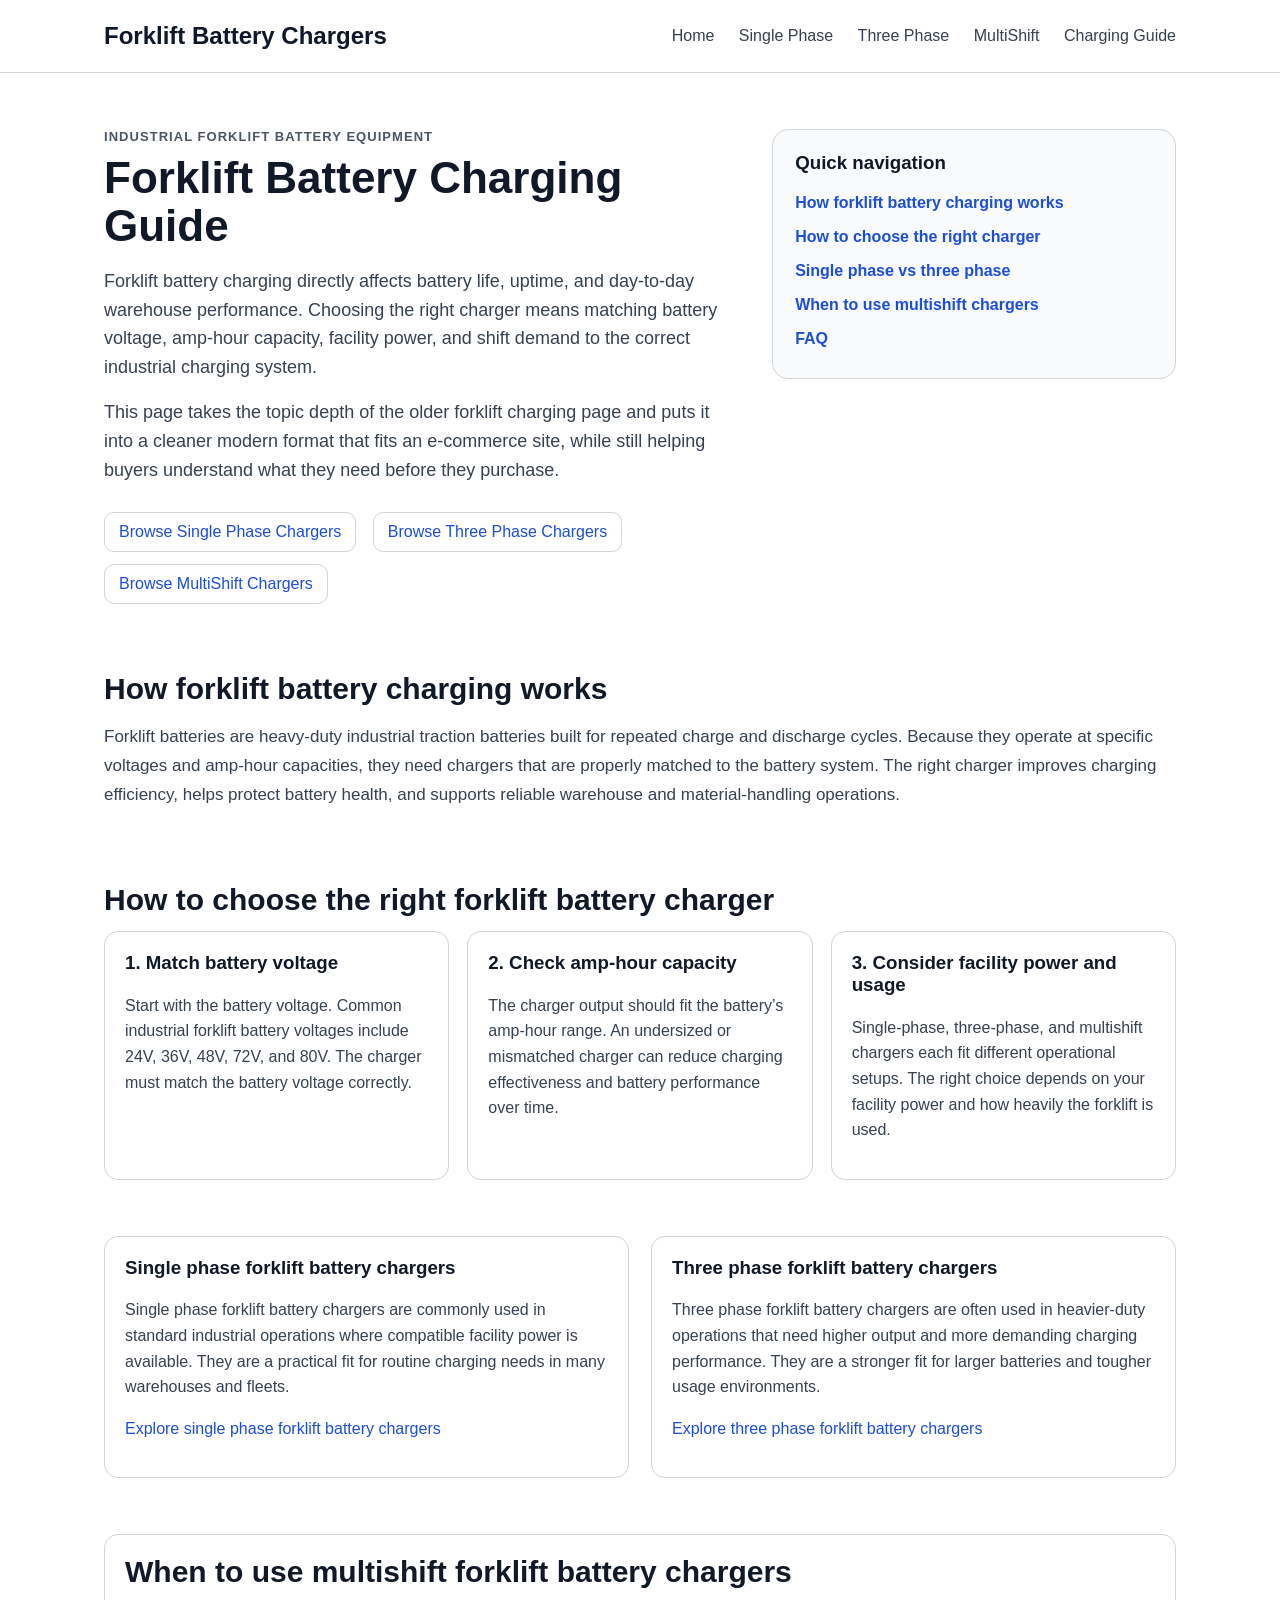
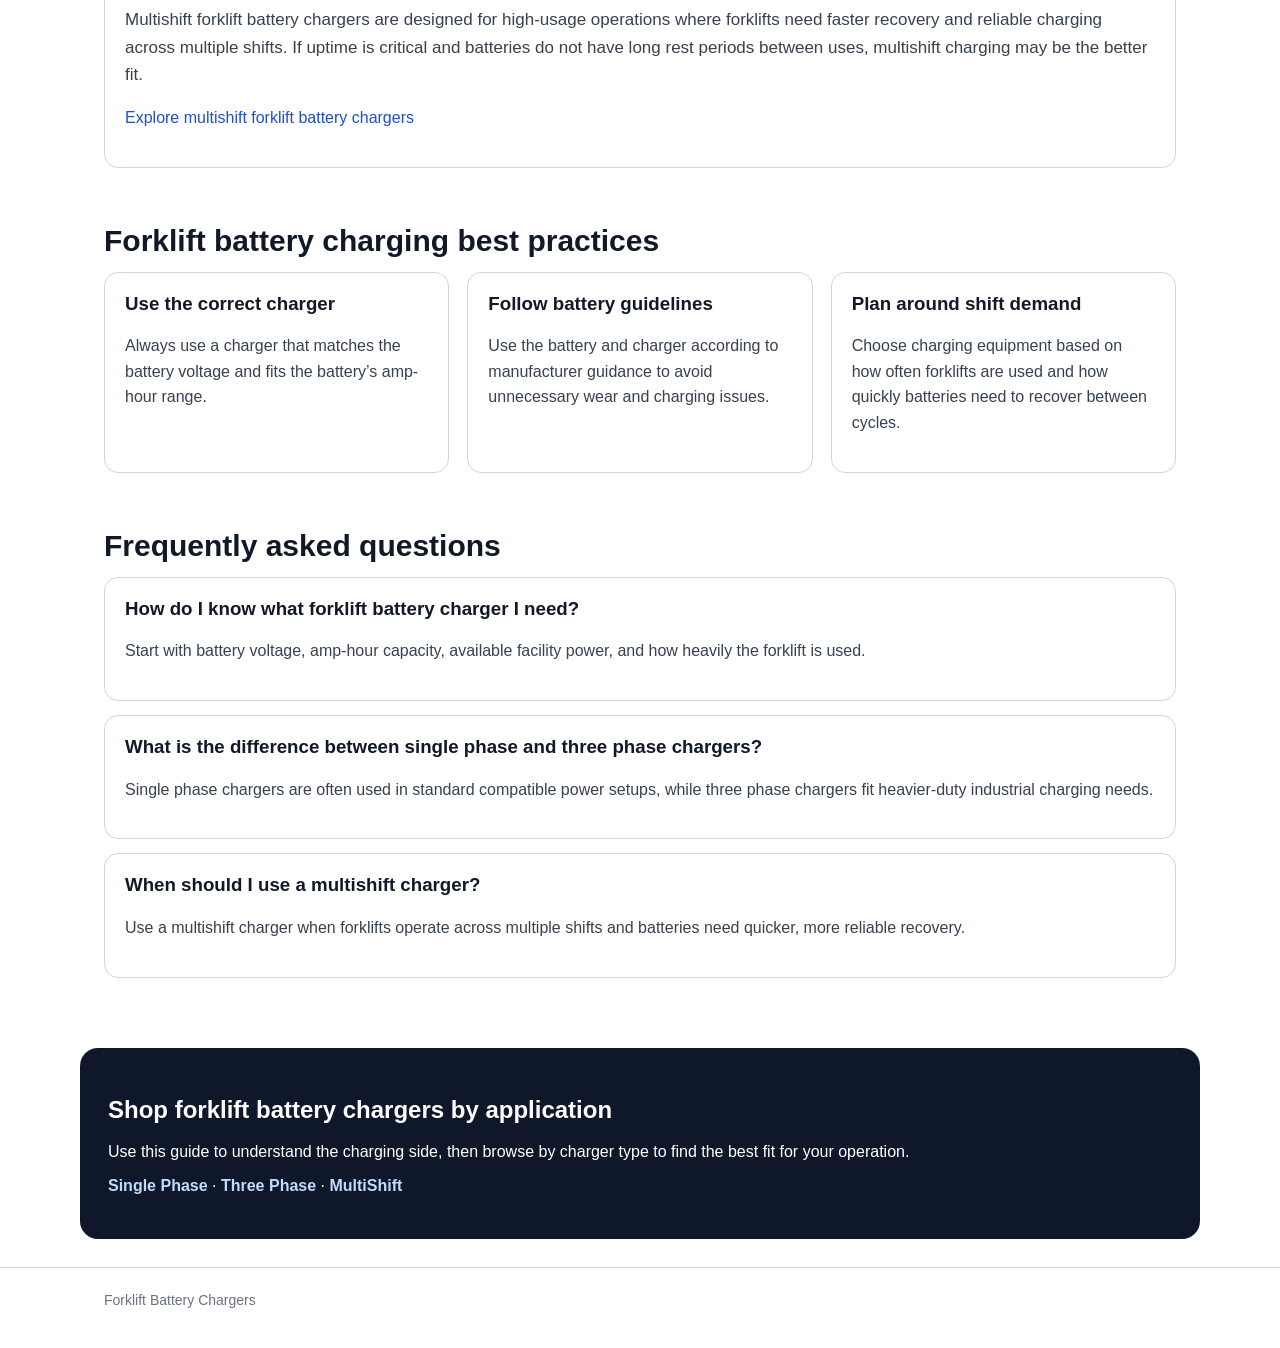
<file: forklift-battery-charging-modern.html>
<!doctype html>
<html lang="en">
<head>
  <meta charset="utf-8">
  <meta name="viewport" content="width=device-width, initial-scale=1">
  <title>Forklift Battery Charging Guide | Industrial Forklift Battery Chargers</title>
  <meta name="description" content="Learn how forklift battery charging works, how to size the right charger, and whether single-phase, three-phase, or multishift forklift battery chargers are best for your operation.">
  <link rel="canonical" href="https://tyc0on.github.io/forklift/forklift-battery-charging-modern.html">
  <style>
    :root{--text:#111827;--muted:#4b5563;--line:#d1d5db;--accent:#0f172a;--soft:#f8fafc;--link:#1d4ed8}
    *{box-sizing:border-box}body{margin:0;font-family:Arial,Helvetica,sans-serif;color:var(--text);background:#fff}
    a{color:var(--link);text-decoration:none}a:hover{text-decoration:underline}.wrap{max-width:1120px;margin:0 auto;padding:0 24px}
    header{border-bottom:1px solid var(--line);position:sticky;top:0;background:rgba(255,255,255,.96);backdrop-filter:blur(8px)}
    .top{display:flex;align-items:center;justify-content:space-between;height:72px}.brand{font-size:24px;font-weight:700;color:var(--accent)}nav a{margin-left:20px;color:#374151}
    .hero{padding:56px 0 40px}.eyebrow{font-size:13px;letter-spacing:.08em;text-transform:uppercase;color:var(--muted);font-weight:700}.hero-grid{display:grid;grid-template-columns:1.4fr .9fr;gap:40px;align-items:start}.hero h1{font-size:44px;line-height:1.1;margin:10px 0 16px}.hero p{font-size:18px;line-height:1.6;color:#374151;margin:0 0 16px}
    .panel{background:var(--soft);border:1px solid var(--line);border-radius:16px;padding:22px}.panel h3{margin:0 0 12px}.quick a{display:block;padding:8px 0;font-weight:700}
    section{padding:28px 0}.section-title{font-size:30px;margin:0 0 14px}.lead{font-size:17px;color:#374151;line-height:1.7}.grid-3{display:grid;grid-template-columns:repeat(3,1fr);gap:18px}.card{border:1px solid var(--line);border-radius:14px;padding:20px;background:#fff}.card h3{margin-top:0}.card p, li{color:#374151;line-height:1.6}
    .split{display:grid;grid-template-columns:1fr 1fr;gap:22px}.faq .card{margin-bottom:14px}.cta{background:#0f172a;color:#fff;border-radius:18px;padding:28px}.cta a{color:#bfdbfe;font-weight:700}
    footer{border-top:1px solid var(--line);padding:24px 0 40px;color:#6b7280;font-size:14px}.btns a{display:inline-block;margin-right:12px;margin-top:12px;padding:10px 14px;border-radius:10px;border:1px solid var(--line)}
    @media (max-width: 900px){.hero-grid,.split,.grid-3{grid-template-columns:1fr}nav{display:none}.hero h1{font-size:36px}}
  </style>
</head>
<body>
  <header>
    <div class="wrap top">
      <div class="brand">Forklift Battery Chargers</div>
      <nav>
        <a href="./">Home</a>
        <a href="single-phase.html">Single Phase</a>
        <a href="three-phase.html">Three Phase</a>
        <a href="multishift-chargers.html">MultiShift</a>
        <a href="forklift-battery-charging-modern.html">Charging Guide</a>
      </nav>
    </div>
  </header>

  <main>
    <section class="hero">
      <div class="wrap hero-grid">
        <div>
          <div class="eyebrow">Industrial forklift battery equipment</div>
          <h1>Forklift Battery Charging Guide</h1>
          <p>Forklift battery charging directly affects battery life, uptime, and day-to-day warehouse performance. Choosing the right charger means matching battery voltage, amp-hour capacity, facility power, and shift demand to the correct industrial charging system.</p>
          <p>This page takes the topic depth of the older forklift charging page and puts it into a cleaner modern format that fits an e-commerce site, while still helping buyers understand what they need before they purchase.</p>
          <div class="btns">
            <a href="single-phase.html">Browse Single Phase Chargers</a>
            <a href="three-phase.html">Browse Three Phase Chargers</a>
            <a href="multishift-chargers.html">Browse MultiShift Chargers</a>
          </div>
        </div>
        <aside class="panel quick">
          <h3>Quick navigation</h3>
          <a href="#how-it-works">How forklift battery charging works</a>
          <a href="#choose">How to choose the right charger</a>
          <a href="#phase">Single phase vs three phase</a>
          <a href="#multishift">When to use multishift chargers</a>
          <a href="#faq">FAQ</a>
        </aside>
      </div>
    </section>

    <section id="how-it-works">
      <div class="wrap">
        <h2 class="section-title">How forklift battery charging works</h2>
        <p class="lead">Forklift batteries are heavy-duty industrial traction batteries built for repeated charge and discharge cycles. Because they operate at specific voltages and amp-hour capacities, they need chargers that are properly matched to the battery system. The right charger improves charging efficiency, helps protect battery health, and supports reliable warehouse and material-handling operations.</p>
      </div>
    </section>

    <section id="choose">
      <div class="wrap">
        <h2 class="section-title">How to choose the right forklift battery charger</h2>
        <div class="grid-3">
          <div class="card"><h3>1. Match battery voltage</h3><p>Start with the battery voltage. Common industrial forklift battery voltages include 24V, 36V, 48V, 72V, and 80V. The charger must match the battery voltage correctly.</p></div>
          <div class="card"><h3>2. Check amp-hour capacity</h3><p>The charger output should fit the battery’s amp-hour range. An undersized or mismatched charger can reduce charging effectiveness and battery performance over time.</p></div>
          <div class="card"><h3>3. Consider facility power and usage</h3><p>Single-phase, three-phase, and multishift chargers each fit different operational setups. The right choice depends on your facility power and how heavily the forklift is used.</p></div>
        </div>
      </div>
    </section>

    <section id="phase">
      <div class="wrap split">
        <div class="card">
          <h3>Single phase forklift battery chargers</h3>
          <p>Single phase forklift battery chargers are commonly used in standard industrial operations where compatible facility power is available. They are a practical fit for routine charging needs in many warehouses and fleets.</p>
          <p><a href="single-phase.html">Explore single phase forklift battery chargers</a></p>
        </div>
        <div class="card">
          <h3>Three phase forklift battery chargers</h3>
          <p>Three phase forklift battery chargers are often used in heavier-duty operations that need higher output and more demanding charging performance. They are a stronger fit for larger batteries and tougher usage environments.</p>
          <p><a href="three-phase.html">Explore three phase forklift battery chargers</a></p>
        </div>
      </div>
    </section>

    <section id="multishift">
      <div class="wrap">
        <div class="card">
          <h2 class="section-title">When to use multishift forklift battery chargers</h2>
          <p class="lead">Multishift forklift battery chargers are designed for high-usage operations where forklifts need faster recovery and reliable charging across multiple shifts. If uptime is critical and batteries do not have long rest periods between uses, multishift charging may be the better fit.</p>
          <p><a href="multishift-chargers.html">Explore multishift forklift battery chargers</a></p>
        </div>
      </div>
    </section>

    <section>
      <div class="wrap">
        <h2 class="section-title">Forklift battery charging best practices</h2>
        <div class="grid-3">
          <div class="card"><h3>Use the correct charger</h3><p>Always use a charger that matches the battery voltage and fits the battery’s amp-hour range.</p></div>
          <div class="card"><h3>Follow battery guidelines</h3><p>Use the battery and charger according to manufacturer guidance to avoid unnecessary wear and charging issues.</p></div>
          <div class="card"><h3>Plan around shift demand</h3><p>Choose charging equipment based on how often forklifts are used and how quickly batteries need to recover between cycles.</p></div>
        </div>
      </div>
    </section>

    <section id="faq" class="faq">
      <div class="wrap">
        <h2 class="section-title">Frequently asked questions</h2>
        <div class="card"><h3>How do I know what forklift battery charger I need?</h3><p>Start with battery voltage, amp-hour capacity, available facility power, and how heavily the forklift is used.</p></div>
        <div class="card"><h3>What is the difference between single phase and three phase chargers?</h3><p>Single phase chargers are often used in standard compatible power setups, while three phase chargers fit heavier-duty industrial charging needs.</p></div>
        <div class="card"><h3>When should I use a multishift charger?</h3><p>Use a multishift charger when forklifts operate across multiple shifts and batteries need quicker, more reliable recovery.</p></div>
      </div>
    </section>

    <section>
      <div class="wrap cta">
        <h2>Shop forklift battery chargers by application</h2>
        <p>Use this guide to understand the charging side, then browse by charger type to find the best fit for your operation.</p>
        <p>
          <a href="single-phase.html">Single Phase</a> ·
          <a href="three-phase.html">Three Phase</a> ·
          <a href="multishift-chargers.html">MultiShift</a>
        </p>
      </div>
    </section>
  </main>

  <footer>
    <div class="wrap">Forklift Battery Chargers</div>
  </footer>
</body>
</html>
</file>
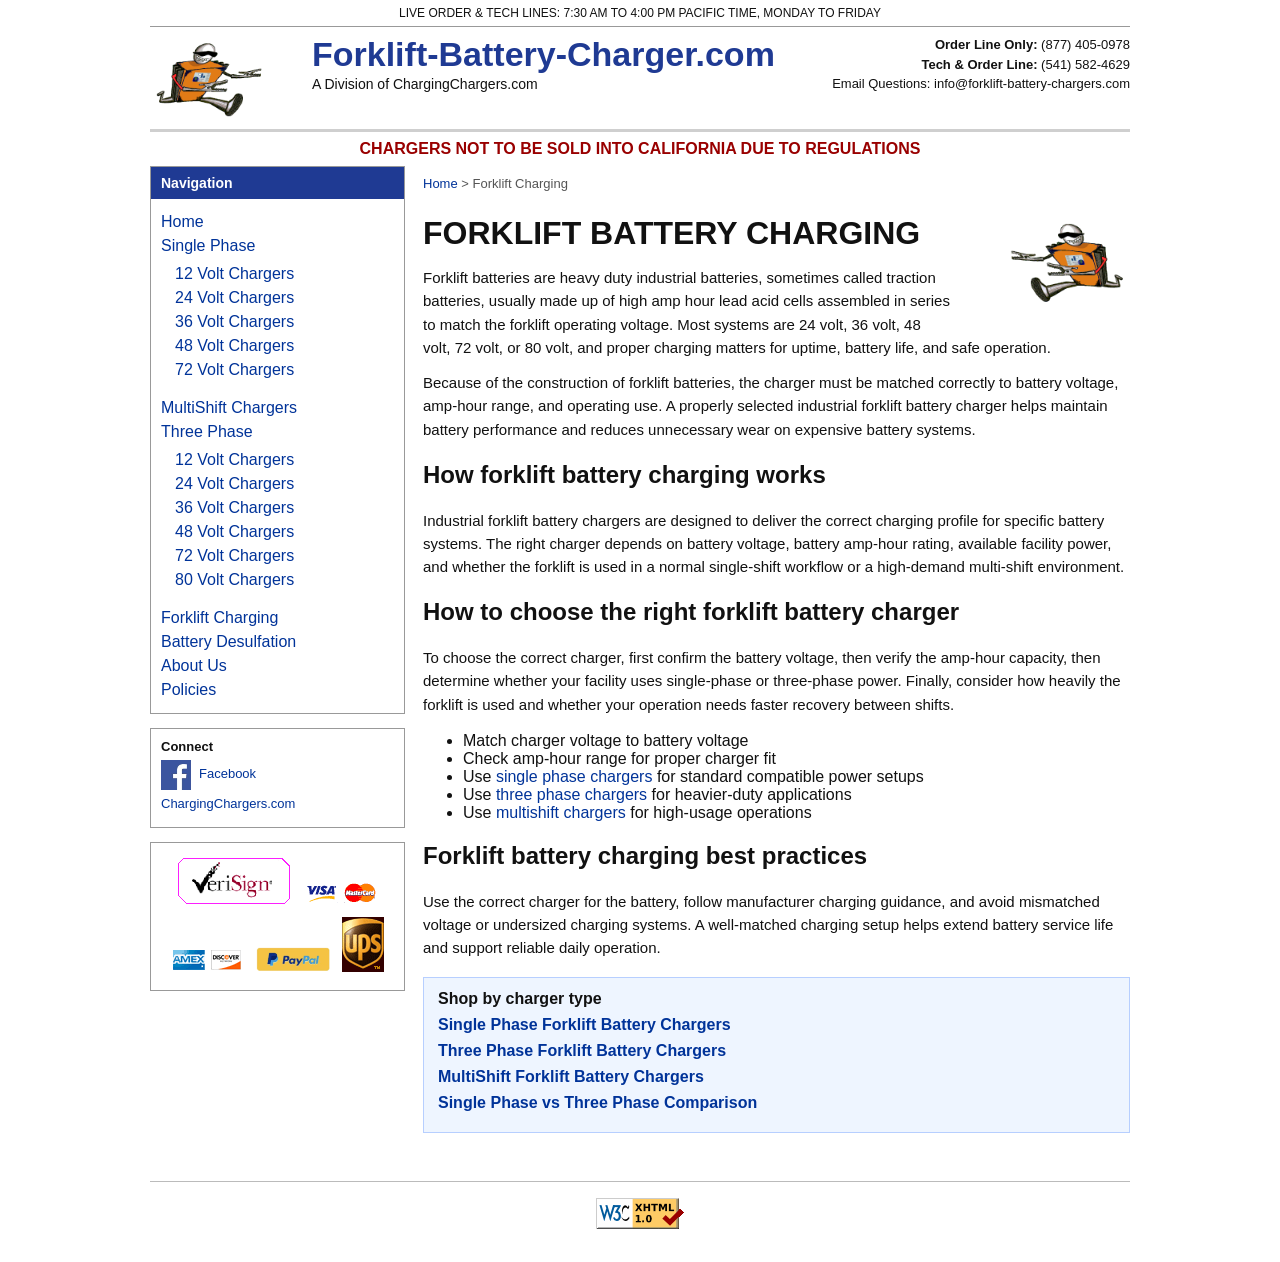
<file: forklift-battery-charging.html>
<!doctype html>
<html lang="en">
<head>
  <meta charset="utf-8">
  <meta name="viewport" content="width=device-width, initial-scale=1">
  <title>Forklift Battery Charging | Forklift Battery Chargers</title>
  <meta name="description" content="Forklift battery charging guide covering battery types, charging basics, voltage considerations, and how to choose the right industrial forklift battery charger.">
  <link rel="canonical" href="https://tyc0on.github.io/forklift/forklift-battery-charging.html">
  <meta property="og:title" content="Forklift Battery Charging | Forklift Battery Chargers">
  <meta property="og:description" content="Learn how forklift battery charging works and how to choose the right industrial forklift battery charger.">
  <link rel="stylesheet" href="styles.css">
</head>
<body>
  <div class="page">
    <div class="header-top">LIVE ORDER &amp; TECH LINES: 7:30 AM TO 4:00 PM PACIFIC TIME, MONDAY TO FRIDAY</div>
    <div class="brand-row">
      <div class="logo-wrap">
        <img src="assets/Chargie-O.gif" alt="Chargie" width="150" height="88">
        <div class="brand">
          <h1>Forklift-Battery-Charger.com</h1>
          <div class="sub">A Division of ChargingChargers.com</div>
        </div>
      </div>
      <div class="phones">
        <div><strong>Order Line Only:</strong> (877) 405-0978</div>
        <div><strong>Tech &amp; Order Line:</strong> (541) 582-4629</div>
        <div>Email Questions: info@forklift-battery-chargers.com</div>
      </div>
    </div>
    <div class="notice">CHARGERS NOT TO BE SOLD INTO CALIFORNIA DUE TO REGULATIONS</div>

    <div class="layout">
      <aside class="sidebar">
        <div class="navbox">
          <div class="hd">Navigation</div>
          <ul>
            <li><a href="./">Home</a></li>
            <li><a href="single-phase.html">Single Phase</a>
              <ul>
                <li><a href="#">12 Volt Chargers</a></li>
                <li><a href="#">24 Volt Chargers</a></li>
                <li><a href="#">36 Volt Chargers</a></li>
                <li><a href="#">48 Volt Chargers</a></li>
                <li><a href="#">72 Volt Chargers</a></li>
              </ul>
            </li>
            <li><a href="multishift-chargers.html">MultiShift Chargers</a></li>
            <li><a href="three-phase.html">Three Phase</a>
              <ul>
                <li><a href="#">12 Volt Chargers</a></li>
                <li><a href="#">24 Volt Chargers</a></li>
                <li><a href="#">36 Volt Chargers</a></li>
                <li><a href="#">48 Volt Chargers</a></li>
                <li><a href="#">72 Volt Chargers</a></li>
                <li><a href="#">80 Volt Chargers</a></li>
              </ul>
            </li>
            <li><a href="forklift-battery-charging.html">Forklift Charging</a></li>
            <li><a href="#">Battery Desulfation</a></li>
            <li><a href="#">About Us</a></li>
            <li><a href="#">Policies</a></li>
          </ul>
        </div>
        <div class="social">
          <strong>Connect</strong>
          <a href="https://www.facebook.com/Forklift-Battery-Chargercom-319829824764754"><img src="assets/facebook.jpg" alt="Facebook link" width="30" height="30">Facebook</a>
          <a href="http://www.chargingchargers.com/">ChargingChargers.com</a>
        </div>
        <div class="badges">
          <img src="assets/logo_verisign.gif" alt="Verisign" width="115" height="48">
          <img src="assets/logo_visa_mc.gif" alt="Visa Mastercard" width="74" height="23">
          <img src="assets/logo_amex_disc.gif" alt="Amex Discover" width="72" height="23">
          <img src="assets/PAYPAL-1T.gif" alt="Paypal" width="74" height="25">
          <img src="assets/ups.gif" alt="UPS" width="42" height="55">
        </div>
      </aside>

      <main class="content">
        <div class="breadcrumbs"><a href="./">Home</a> &gt; Forklift Charging</div>
        <section class="hero">
          <img class="mascot-right" src="assets/Chargie-O-L.gif" alt="Chargie" width="160" height="94">
          <h1>Forklift Battery Charging</h1>
          <p>Forklift batteries are heavy duty industrial batteries, sometimes called traction batteries, usually made up of high amp hour lead acid cells assembled in series to match the forklift operating voltage. Most systems are 24 volt, 36 volt, 48 volt, 72 volt, or 80 volt, and proper charging matters for uptime, battery life, and safe operation.</p>
          <p>Because of the construction of forklift batteries, the charger must be matched correctly to battery voltage, amp-hour range, and operating use. A properly selected industrial forklift battery charger helps maintain battery performance and reduces unnecessary wear on expensive battery systems.</p>

          <h2>How forklift battery charging works</h2>
          <p>Industrial forklift battery chargers are designed to deliver the correct charging profile for specific battery systems. The right charger depends on battery voltage, battery amp-hour rating, available facility power, and whether the forklift is used in a normal single-shift workflow or a high-demand multi-shift environment.</p>

          <h2>How to choose the right forklift battery charger</h2>
          <p>To choose the correct charger, first confirm the battery voltage, then verify the amp-hour capacity, then determine whether your facility uses single-phase or three-phase power. Finally, consider how heavily the forklift is used and whether your operation needs faster recovery between shifts.</p>
          <ul>
            <li>Match charger voltage to battery voltage</li>
            <li>Check amp-hour range for proper charger fit</li>
            <li>Use <a href="single-phase.html">single phase chargers</a> for standard compatible power setups</li>
            <li>Use <a href="three-phase.html">three phase chargers</a> for heavier-duty applications</li>
            <li>Use <a href="multishift-chargers.html">multishift chargers</a> for high-usage operations</li>
          </ul>

          <h2>Forklift battery charging best practices</h2>
          <p>Use the correct charger for the battery, follow manufacturer charging guidance, and avoid mismatched voltage or undersized charging systems. A well-matched charging setup helps extend battery service life and support reliable daily operation.</p>

          <div class="cta-links">
            <strong>Shop by charger type</strong>
            <a href="single-phase.html">Single Phase Forklift Battery Chargers</a>
            <a href="three-phase.html">Three Phase Forklift Battery Chargers</a>
            <a href="multishift-chargers.html">MultiShift Forklift Battery Chargers</a>
            <a href="single-phase-vs-three-phase.html">Single Phase vs Three Phase Comparison</a>
          </div>
        </section>
      </main>
    </div>

    <div class="footer">
      <a href="http://validator.w3.org/check?uri=referer"><img src="assets/w3c_logo.gif" alt="Valid XHTML 1.0 Transitional" width="88" height="31"></a>
    </div>
  </div>
</body>
</html>
</file>
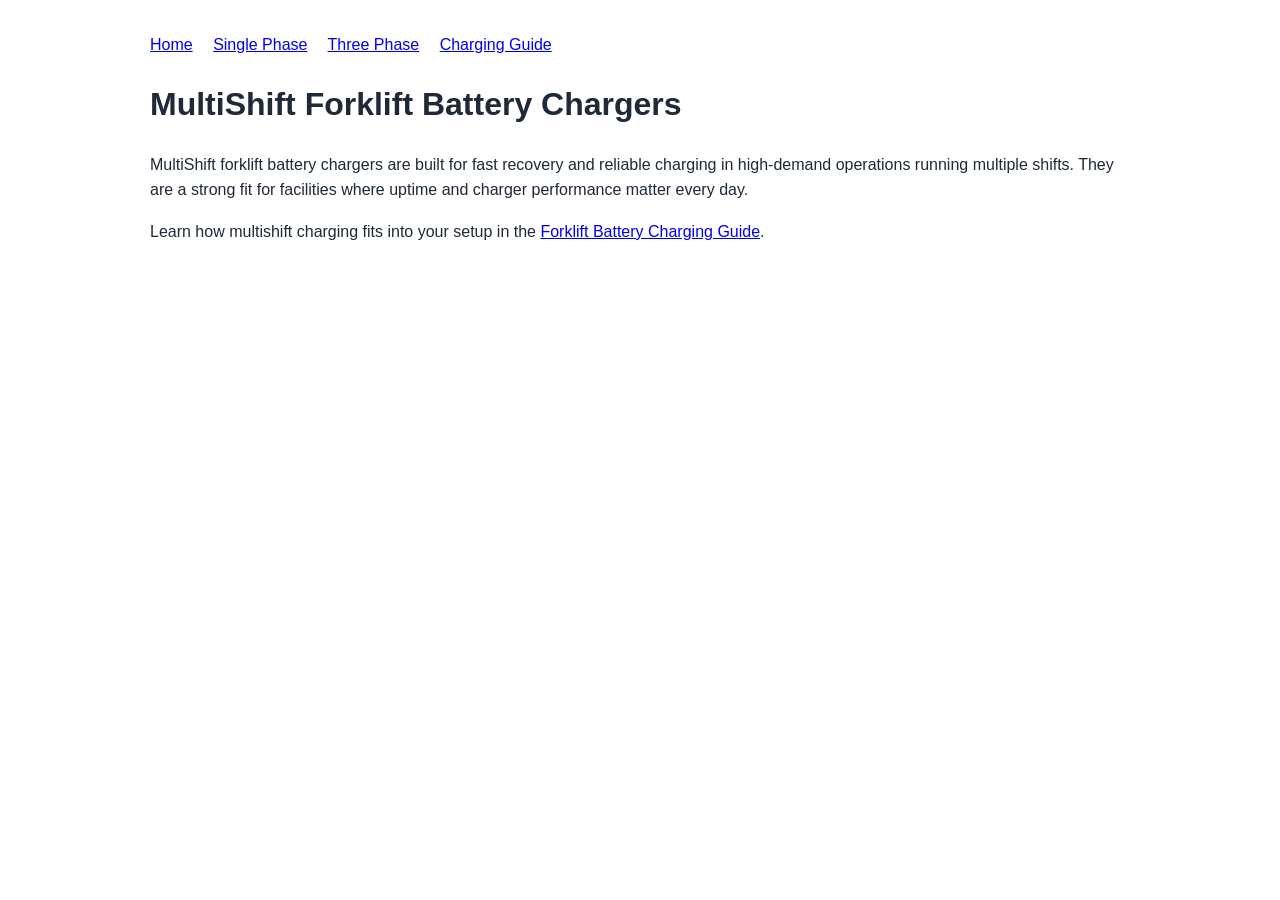
<file: multishift-chargers.html>
<!doctype html><html lang="en"><head><meta charset="utf-8"><meta name="viewport" content="width=device-width, initial-scale=1"><title>MultiShift Forklift Battery Chargers | Industrial Charging Equipment</title><meta name="description" content="Shop multishift forklift battery chargers built for high-usage operations and faster charging recovery across demanding warehouse and fleet environments."><link rel="canonical" href="https://tyc0on.github.io/forklift/multishift-chargers.html"><style>body{font-family:Arial,sans-serif;max-width:980px;margin:0 auto;padding:32px;line-height:1.6;color:#1f2937}nav a{margin-right:16px}</style></head><body><nav><a href="./">Home</a> <a href="single-phase.html">Single Phase</a> <a href="three-phase.html">Three Phase</a> <a href="forklift-battery-charging.html">Charging Guide</a></nav><h1>MultiShift Forklift Battery Chargers</h1><p>MultiShift forklift battery chargers are built for fast recovery and reliable charging in high-demand operations running multiple shifts. They are a strong fit for facilities where uptime and charger performance matter every day.</p><p>Learn how multishift charging fits into your setup in the <a href="forklift-battery-charging.html">Forklift Battery Charging Guide</a>.</p></body></html>
</file>
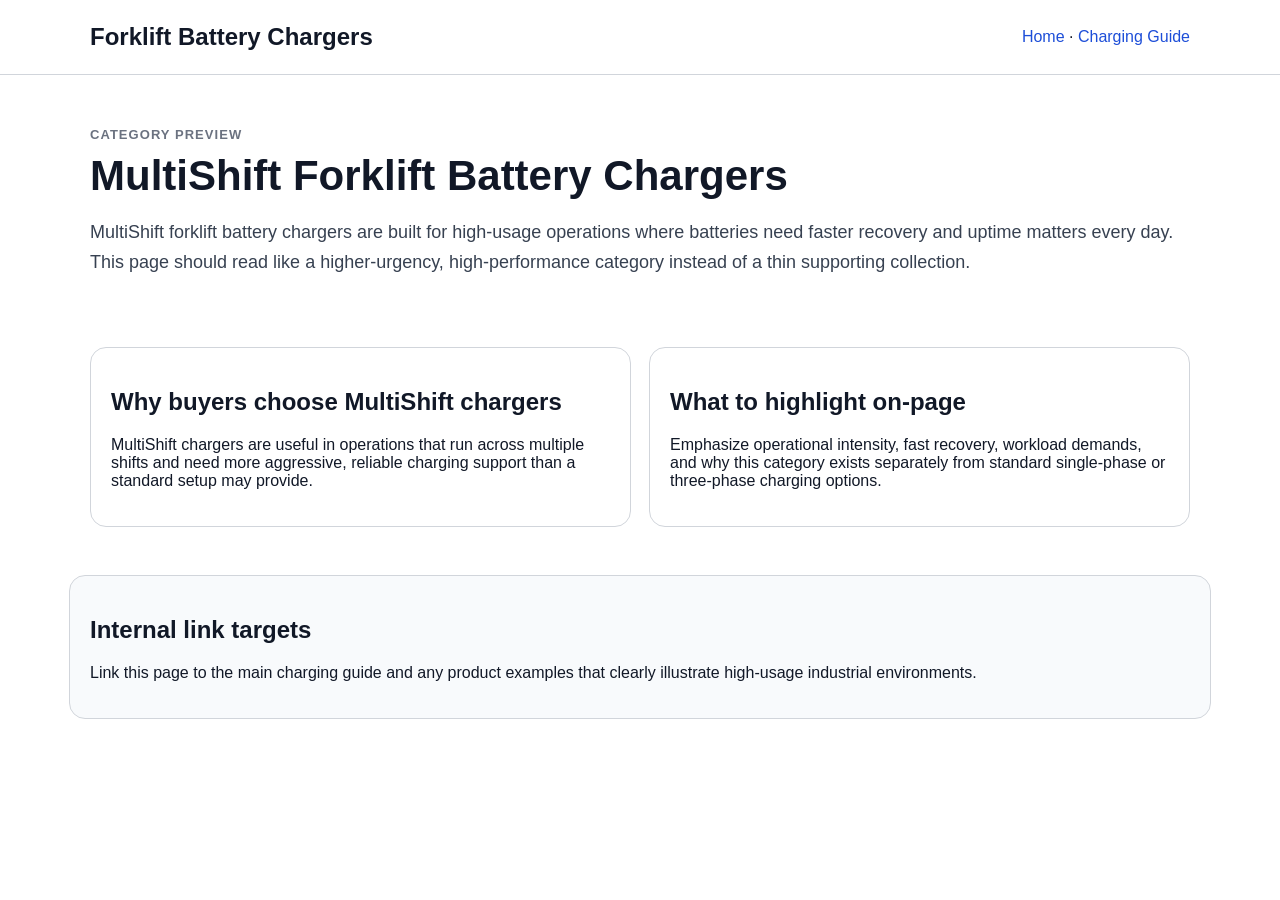
<file: multishift-modern.html>
<!doctype html><html lang="en"><head><meta charset="utf-8"><meta name="viewport" content="width=device-width, initial-scale=1"><title>MultiShift Forklift Battery Chargers | Industrial Fast-Recovery Charging</title><meta name="description" content="Shop MultiShift forklift battery chargers for demanding multi-shift operations. Reliable fast-recovery charging for high-usage warehouse and fleet environments."><link rel="canonical" href="https://tyc0on.github.io/forklift/multishift-modern.html"><style>body{margin:0;font-family:Arial,Helvetica,sans-serif;color:#111827}a{color:#1d4ed8;text-decoration:none}.wrap{max-width:1100px;margin:0 auto;padding:0 24px}header{border-bottom:1px solid #d1d5db;background:#fff}.top{display:flex;align-items:center;justify-content:space-between;height:74px}.brand{font-size:24px;font-weight:700}.hero{padding:52px 0 28px}.hero h1{font-size:42px;margin:10px 0 14px}.eyebrow{font-size:13px;text-transform:uppercase;letter-spacing:.08em;color:#6b7280;font-weight:700}.lead{font-size:18px;line-height:1.65;color:#374151}.section{padding:24px 0}.card{border:1px solid #d1d5db;border-radius:16px;padding:20px}.grid{display:grid;grid-template-columns:1fr 1fr;gap:18px}.cta{background:#f8fafc;border:1px solid #d1d5db;border-radius:16px;padding:20px}@media(max-width:900px){.grid{grid-template-columns:1fr}}</style></head><body><header><div class="wrap top"><div class="brand">Forklift Battery Chargers</div><nav><a href="./">Home</a> · <a href="forklift-battery-charging-modern.html">Charging Guide</a></nav></div></header><main><section class="hero"><div class="wrap"><div class="eyebrow">Category preview</div><h1>MultiShift Forklift Battery Chargers</h1><p class="lead">MultiShift forklift battery chargers are built for high-usage operations where batteries need faster recovery and uptime matters every day. This page should read like a higher-urgency, high-performance category instead of a thin supporting collection.</p></div></section><section class="section"><div class="wrap grid"><div class="card"><h2>Why buyers choose MultiShift chargers</h2><p>MultiShift chargers are useful in operations that run across multiple shifts and need more aggressive, reliable charging support than a standard setup may provide.</p></div><div class="card"><h2>What to highlight on-page</h2><p>Emphasize operational intensity, fast recovery, workload demands, and why this category exists separately from standard single-phase or three-phase charging options.</p></div></div></section><section class="section"><div class="wrap cta"><h2>Internal link targets</h2><p>Link this page to the main charging guide and any product examples that clearly illustrate high-usage industrial environments.</p></div></section></main></body></html>
</file>
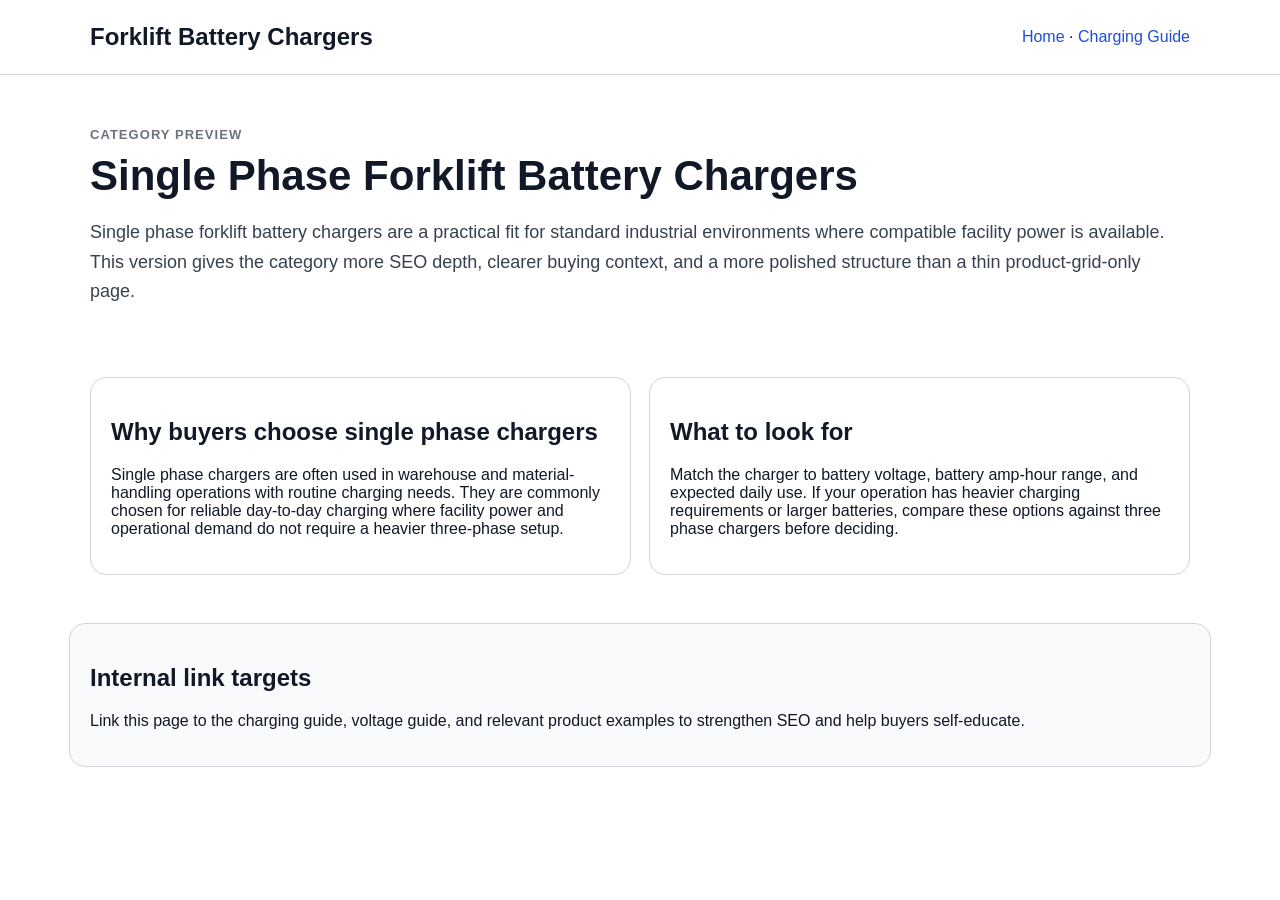
<file: single-phase-modern.html>
<!doctype html><html lang="en"><head><meta charset="utf-8"><meta name="viewport" content="width=device-width, initial-scale=1"><title>Single Phase Forklift Battery Chargers | PBM Industrial Charging Equipment</title><meta name="description" content="Shop single phase forklift battery chargers for 12V, 24V, 36V, 48V, and 72V systems. Reliable industrial charging solutions for warehouses and material handling operations."><link rel="canonical" href="https://tyc0on.github.io/forklift/single-phase-modern.html"><style>body{margin:0;font-family:Arial,Helvetica,sans-serif;color:#111827}a{color:#1d4ed8;text-decoration:none}.wrap{max-width:1100px;margin:0 auto;padding:0 24px}header{border-bottom:1px solid #d1d5db;background:#fff}.top{display:flex;align-items:center;justify-content:space-between;height:74px}.brand{font-size:24px;font-weight:700}.hero{padding:52px 0 28px}.hero h1{font-size:42px;margin:10px 0 14px}.eyebrow{font-size:13px;text-transform:uppercase;letter-spacing:.08em;color:#6b7280;font-weight:700}.lead{font-size:18px;line-height:1.65;color:#374151}.section{padding:24px 0}.card{border:1px solid #d1d5db;border-radius:16px;padding:20px}.grid{display:grid;grid-template-columns:1fr 1fr;gap:18px}.cta{background:#f8fafc;border:1px solid #d1d5db;border-radius:16px;padding:20px}@media(max-width:900px){.grid{grid-template-columns:1fr}}</style></head><body><header><div class="wrap top"><div class="brand">Forklift Battery Chargers</div><nav><a href="./">Home</a> · <a href="forklift-battery-charging-modern.html">Charging Guide</a></nav></div></header><main><section class="hero"><div class="wrap"><div class="eyebrow">Category preview</div><h1>Single Phase Forklift Battery Chargers</h1><p class="lead">Single phase forklift battery chargers are a practical fit for standard industrial environments where compatible facility power is available. This version gives the category more SEO depth, clearer buying context, and a more polished structure than a thin product-grid-only page.</p></div></section><section class="section"><div class="wrap grid"><div class="card"><h2>Why buyers choose single phase chargers</h2><p>Single phase chargers are often used in warehouse and material-handling operations with routine charging needs. They are commonly chosen for reliable day-to-day charging where facility power and operational demand do not require a heavier three-phase setup.</p></div><div class="card"><h2>What to look for</h2><p>Match the charger to battery voltage, battery amp-hour range, and expected daily use. If your operation has heavier charging requirements or larger batteries, compare these options against three phase chargers before deciding.</p></div></div></section><section class="section"><div class="wrap cta"><h2>Internal link targets</h2><p>Link this page to the charging guide, voltage guide, and relevant product examples to strengthen SEO and help buyers self-educate.</p></div></section></main></body></html>
</file>
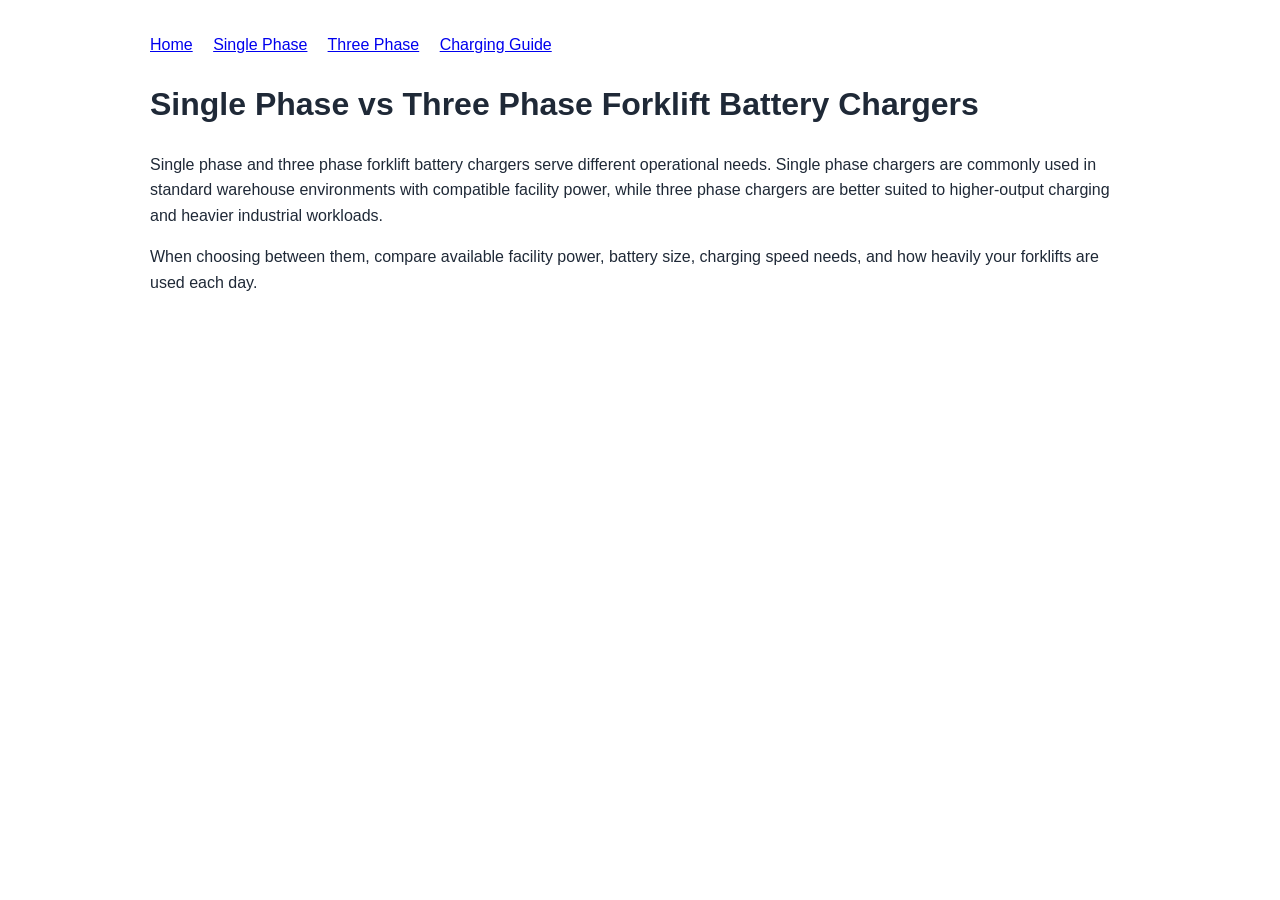
<file: single-phase-vs-three-phase.html>
<!doctype html><html lang="en"><head><meta charset="utf-8"><meta name="viewport" content="width=device-width, initial-scale=1"><title>Single Phase vs Three Phase Forklift Battery Chargers</title><meta name="description" content="Compare single phase vs three phase forklift battery chargers, including power requirements, use cases, and which type fits your industrial operation best."><link rel="canonical" href="https://tyc0on.github.io/forklift/single-phase-vs-three-phase.html"><style>body{font-family:Arial,sans-serif;max-width:980px;margin:0 auto;padding:32px;line-height:1.6;color:#1f2937}nav a{margin-right:16px}</style></head><body><nav><a href="./">Home</a> <a href="single-phase.html">Single Phase</a> <a href="three-phase.html">Three Phase</a> <a href="forklift-battery-charging.html">Charging Guide</a></nav><h1>Single Phase vs Three Phase Forklift Battery Chargers</h1><p>Single phase and three phase forklift battery chargers serve different operational needs. Single phase chargers are commonly used in standard warehouse environments with compatible facility power, while three phase chargers are better suited to higher-output charging and heavier industrial workloads.</p><p>When choosing between them, compare available facility power, battery size, charging speed needs, and how heavily your forklifts are used each day.</p></body></html>
</file>
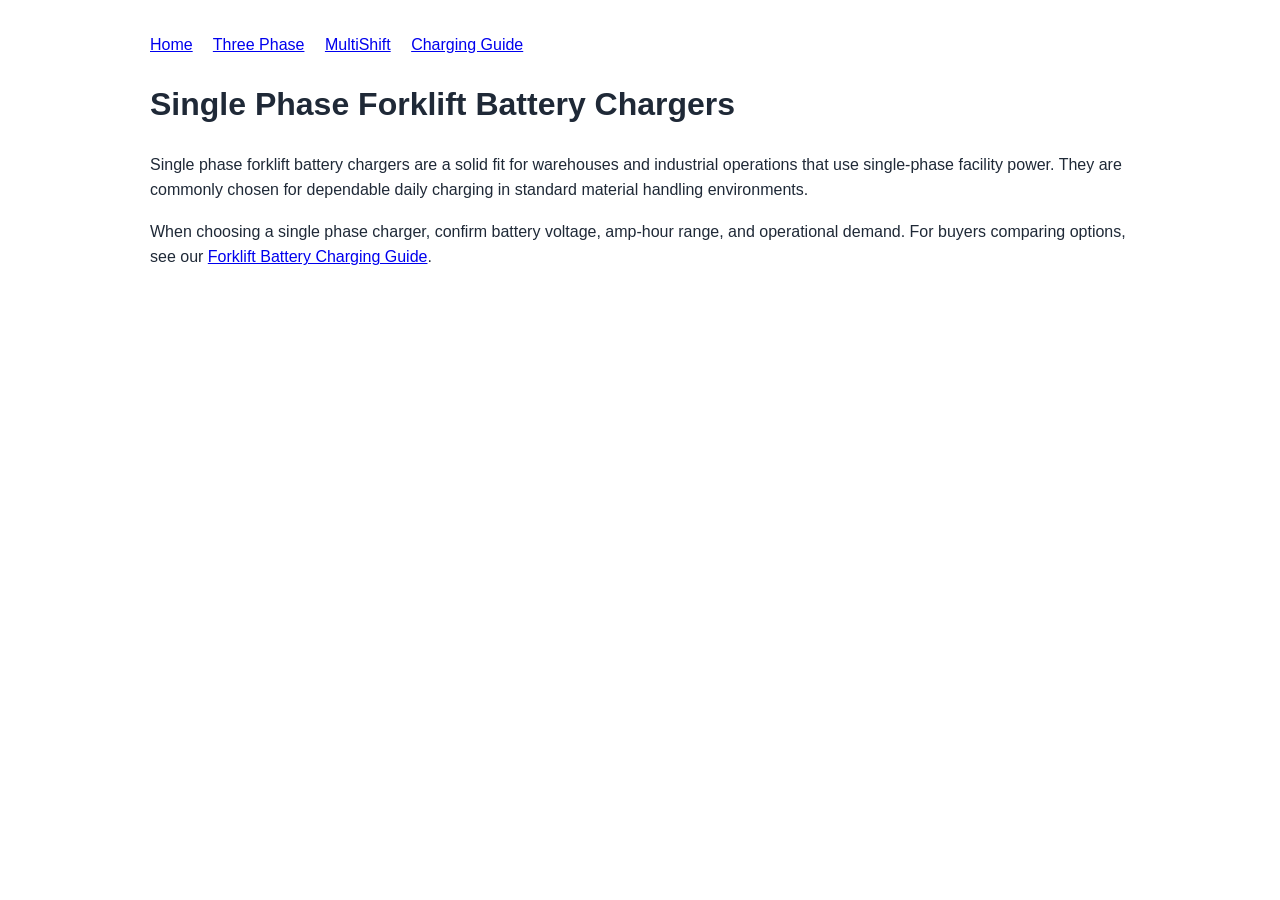
<file: single-phase.html>
<!doctype html><html lang="en"><head><meta charset="utf-8"><meta name="viewport" content="width=device-width, initial-scale=1"><title>Single Phase Forklift Battery Chargers | Industrial Charging Equipment</title><meta name="description" content="Shop single phase forklift battery chargers for industrial battery systems. Reliable charging solutions for warehouses, fleets, and material handling operations."><link rel="canonical" href="https://tyc0on.github.io/forklift/single-phase.html"><style>body{font-family:Arial,sans-serif;max-width:980px;margin:0 auto;padding:32px;line-height:1.6;color:#1f2937}nav a{margin-right:16px}</style></head><body><nav><a href="./">Home</a> <a href="three-phase.html">Three Phase</a> <a href="multishift-chargers.html">MultiShift</a> <a href="forklift-battery-charging.html">Charging Guide</a></nav><h1>Single Phase Forklift Battery Chargers</h1><p>Single phase forklift battery chargers are a solid fit for warehouses and industrial operations that use single-phase facility power. They are commonly chosen for dependable daily charging in standard material handling environments.</p><p>When choosing a single phase charger, confirm battery voltage, amp-hour range, and operational demand. For buyers comparing options, see our <a href="forklift-battery-charging.html">Forklift Battery Charging Guide</a>.</p></body></html>
</file>
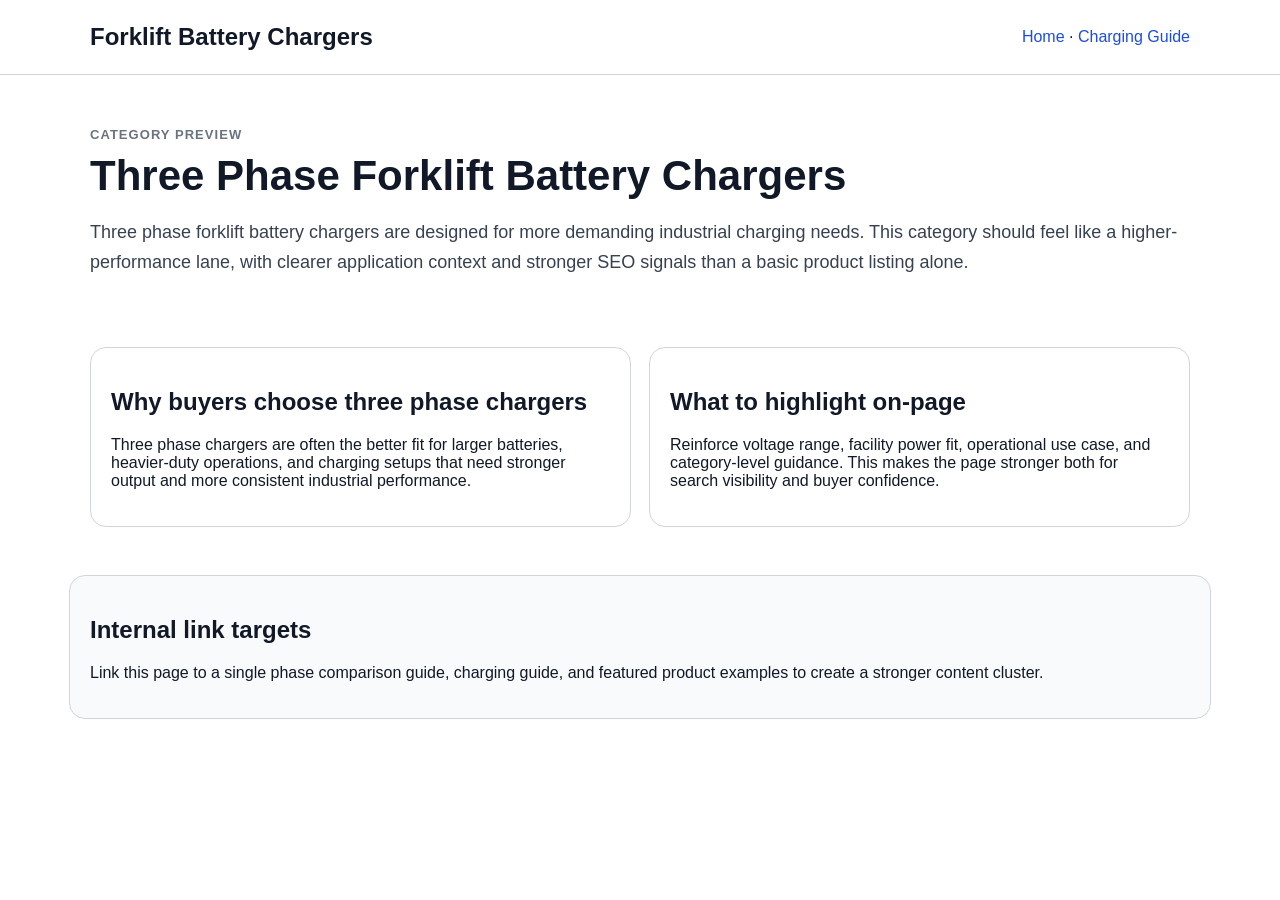
<file: three-phase-modern.html>
<!doctype html><html lang="en"><head><meta charset="utf-8"><meta name="viewport" content="width=device-width, initial-scale=1"><title>Three Phase Forklift Battery Chargers | PBM Industrial Charging Equipment</title><meta name="description" content="Shop three phase forklift battery chargers for 12V to 80V systems. High-performance industrial charging solutions for heavier-duty warehouse and fleet operations."><link rel="canonical" href="https://tyc0on.github.io/forklift/three-phase-modern.html"><style>body{margin:0;font-family:Arial,Helvetica,sans-serif;color:#111827}a{color:#1d4ed8;text-decoration:none}.wrap{max-width:1100px;margin:0 auto;padding:0 24px}header{border-bottom:1px solid #d1d5db;background:#fff}.top{display:flex;align-items:center;justify-content:space-between;height:74px}.brand{font-size:24px;font-weight:700}.hero{padding:52px 0 28px}.hero h1{font-size:42px;margin:10px 0 14px}.eyebrow{font-size:13px;text-transform:uppercase;letter-spacing:.08em;color:#6b7280;font-weight:700}.lead{font-size:18px;line-height:1.65;color:#374151}.section{padding:24px 0}.card{border:1px solid #d1d5db;border-radius:16px;padding:20px}.grid{display:grid;grid-template-columns:1fr 1fr;gap:18px}.cta{background:#f8fafc;border:1px solid #d1d5db;border-radius:16px;padding:20px}@media(max-width:900px){.grid{grid-template-columns:1fr}}</style></head><body><header><div class="wrap top"><div class="brand">Forklift Battery Chargers</div><nav><a href="./">Home</a> · <a href="forklift-battery-charging-modern.html">Charging Guide</a></nav></div></header><main><section class="hero"><div class="wrap"><div class="eyebrow">Category preview</div><h1>Three Phase Forklift Battery Chargers</h1><p class="lead">Three phase forklift battery chargers are designed for more demanding industrial charging needs. This category should feel like a higher-performance lane, with clearer application context and stronger SEO signals than a basic product listing alone.</p></div></section><section class="section"><div class="wrap grid"><div class="card"><h2>Why buyers choose three phase chargers</h2><p>Three phase chargers are often the better fit for larger batteries, heavier-duty operations, and charging setups that need stronger output and more consistent industrial performance.</p></div><div class="card"><h2>What to highlight on-page</h2><p>Reinforce voltage range, facility power fit, operational use case, and category-level guidance. This makes the page stronger both for search visibility and buyer confidence.</p></div></div></section><section class="section"><div class="wrap cta"><h2>Internal link targets</h2><p>Link this page to a single phase comparison guide, charging guide, and featured product examples to create a stronger content cluster.</p></div></section></main></body></html>
</file>
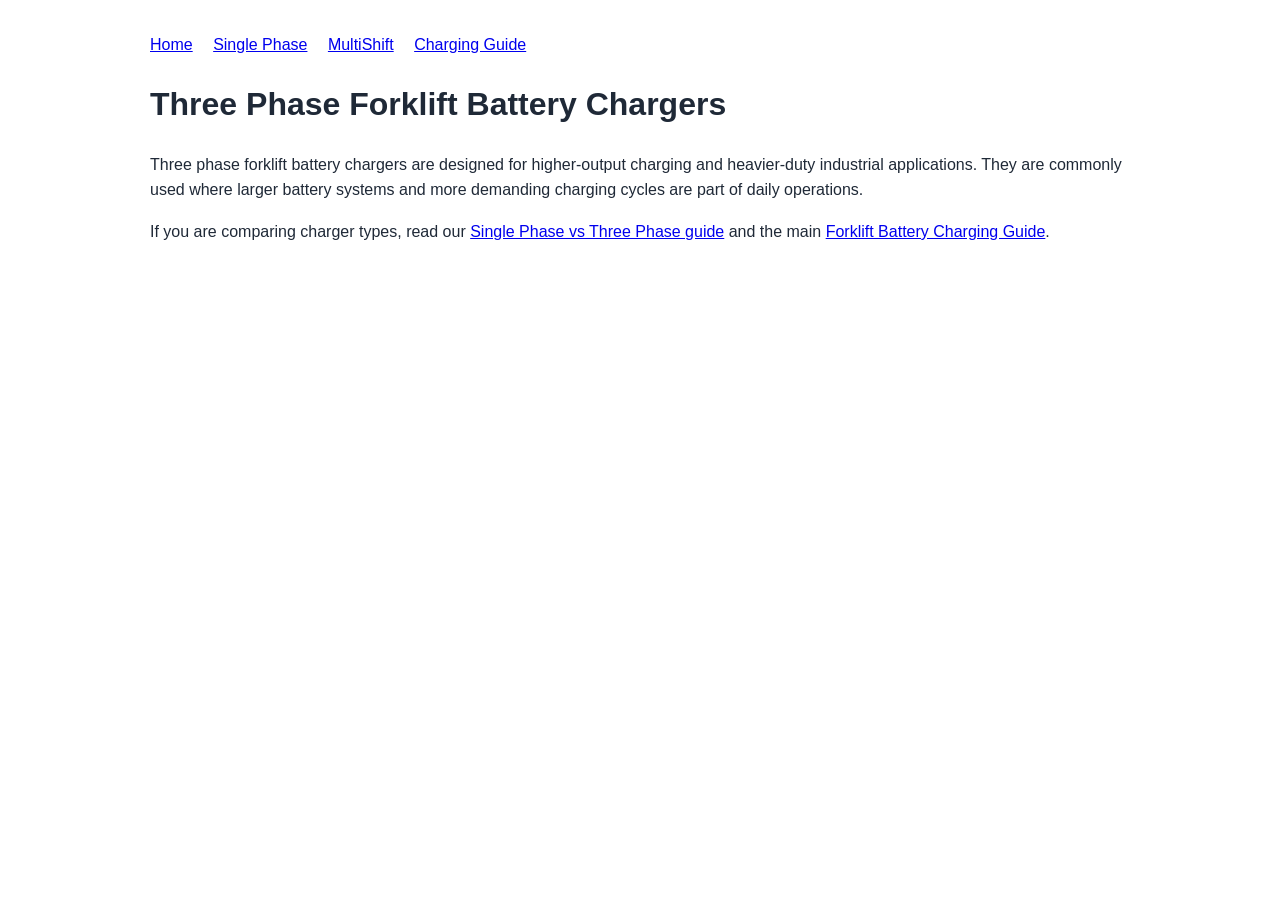
<file: three-phase.html>
<!doctype html><html lang="en"><head><meta charset="utf-8"><meta name="viewport" content="width=device-width, initial-scale=1"><title>Three Phase Forklift Battery Chargers | Industrial Charging Equipment</title><meta name="description" content="Shop three phase forklift battery chargers for demanding industrial and warehouse applications. High-performance charging solutions for larger batteries and heavier use."><link rel="canonical" href="https://tyc0on.github.io/forklift/three-phase.html"><style>body{font-family:Arial,sans-serif;max-width:980px;margin:0 auto;padding:32px;line-height:1.6;color:#1f2937}nav a{margin-right:16px}</style></head><body><nav><a href="./">Home</a> <a href="single-phase.html">Single Phase</a> <a href="multishift-chargers.html">MultiShift</a> <a href="forklift-battery-charging.html">Charging Guide</a></nav><h1>Three Phase Forklift Battery Chargers</h1><p>Three phase forklift battery chargers are designed for higher-output charging and heavier-duty industrial applications. They are commonly used where larger battery systems and more demanding charging cycles are part of daily operations.</p><p>If you are comparing charger types, read our <a href="single-phase-vs-three-phase.html">Single Phase vs Three Phase guide</a> and the main <a href="forklift-battery-charging.html">Forklift Battery Charging Guide</a>.</p></body></html>
</file>
<file: styles.css>
body{margin:0;background:#fff;font-family:Arial,Helvetica,sans-serif;color:#111}
a{color:#003399;text-decoration:none}a:hover{text-decoration:underline}
.page{width:980px;margin:0 auto;background:#fff}
.header-top{font-size:12px;text-align:center;padding:6px 0;border-bottom:1px solid #999}
.brand-row{display:flex;align-items:flex-start;justify-content:space-between;padding:8px 0 6px;border-bottom:3px solid #cfcfcf}
.logo-wrap{display:flex;align-items:flex-start;gap:12px}.brand h1{margin:0;font-size:34px;color:#1f3a93}.brand .sub{font-size:14px;margin-top:2px}.phones{text-align:right;font-size:13px;line-height:1.5}.notice{font-weight:700;text-align:center;padding:8px 0;color:#900}
.layout{display:flex;gap:18px;align-items:flex-start}.sidebar{width:255px}.content{flex:1}
.navbox{border:1px solid #999;margin-bottom:14px}.navbox .hd{background:#1f3a93;color:#fff;font-weight:700;padding:8px 10px;font-size:14px}.navbox ul{list-style:none;margin:0;padding:8px 10px}.navbox li{margin:6px 0}.navbox li ul{padding-left:14px;padding-top:4px}
.social{border:1px solid #999;padding:10px;font-size:13px}.social a{display:block;margin:6px 0}.social img{vertical-align:middle;margin-right:8px}
.badges{border:1px solid #999;padding:10px;margin-top:14px;text-align:center}.badges img{margin:4px}
.hero{padding-top:14px}.hero h1{font-size:32px;margin:0 0 14px;text-transform:uppercase}.hero p{font-size:15px;line-height:1.55;margin:0 0 12px}.cta-links{background:#eef5ff;border:1px solid #b7cfff;padding:12px 14px;margin:18px 0}.cta-links a{display:block;margin:8px 0;font-weight:700}
.footer{font-size:12px;color:#444;border-top:1px solid #bbb;margin-top:30px;padding:16px 0 30px;text-align:center}
.breadcrumbs{font-size:13px;margin:10px 0;color:#555}
.mascot-right{float:right;margin:0 0 10px 18px}
</file>
